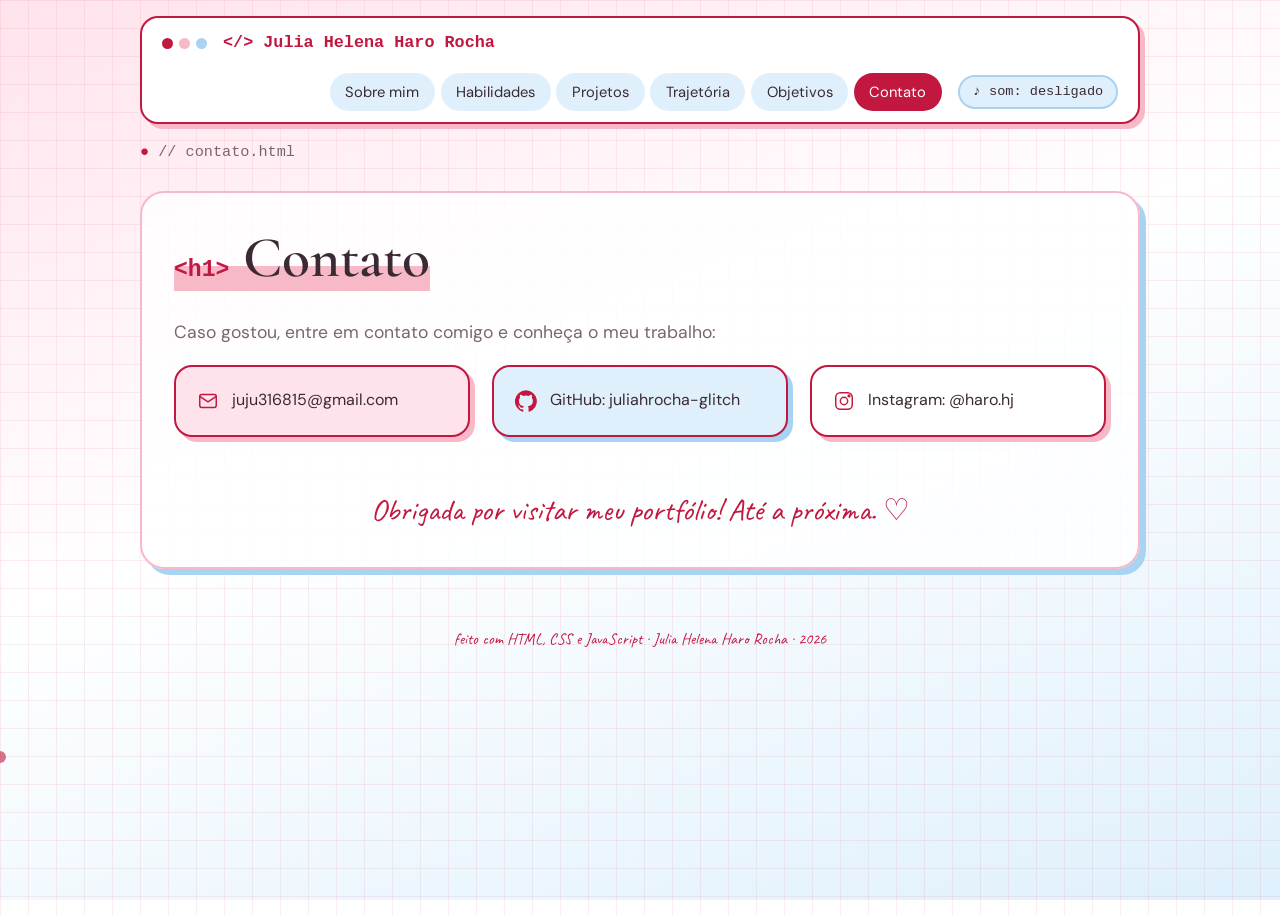
<file: contato.html>
<!DOCTYPE html>
<html lang="pt-BR">
<head>
<meta charset="UTF-8">
<meta name="viewport" content="width=device-width, initial-scale=1">
<title>Contato | Julia Helena Haro Rocha</title>
<link rel="preconnect" href="https://fonts.googleapis.com">
<link href="https://fonts.googleapis.com/css2?family=Cormorant+Garamond:wght@500;600&family=DM+Sans:wght@400;500&family=Caveat:wght@500&display=swap" rel="stylesheet">
<link rel="stylesheet" href="style.css">
</head>
<body>
<header class="site-header">
  <a class="brand" href="index.html">&lt;/&gt; Julia Helena Haro Rocha</a>
  <button class="menu-btn" aria-label="Abrir menu" aria-expanded="false">☰</button>
  <nav class="nav"><a href="index.html">Sobre mim</a><a href="habilidades.html">Habilidades</a><a href="projetos.html">Projetos</a><a href="trajetoria.html">Trajetória</a><a href="objetivos.html">Objetivos</a><a href="contato.html" class=active aria-current=page>Contato</a></nav>
  <button class="sound-btn" aria-pressed="false" title="Ativar ou desativar sons">♪ som: desligado</button>
</header>
<p class="filetab hand">// contato.html</p>
<main>
<section><h1>Contato</h1><p class="lead">Caso gostou, entre em contato comigo e conheça o meu trabalho:</p>
<!-- EDITE AQUI: troque os links (href) pelos seus. -->
<div class="grid"><a class="card contact reveal" href="mailto: seu-email@exemplo.com" target="_blank" rel="noopener"><svg viewBox="0 0 24 24" width="22" height="22" fill="none" stroke="currentColor" stroke-width="1.6"><rect x="3" y="5" width="18" height="14" rx="2"/><path d="m3 7 9 6 9-6"/></svg><span>juju316815@gmail.com</span></a><a class="card contact reveal" href="https://github.com/juliahrocha-glitch" target="_blank" rel="noopener"><svg viewBox="0 0 24 24" width="22" height="22" fill="currentColor"><path d="M12 .3a12 12 0 0 0-3.8 23.4c.6.1.8-.3.8-.6v-2c-3.3.7-4-1.6-4-1.6-.6-1.4-1.4-1.8-1.4-1.8-1-.7.1-.7.1-.7 1.2.1 1.8 1.2 1.8 1.2 1.1 1.8 2.8 1.3 3.5 1 .1-.8.4-1.3.8-1.6-2.7-.3-5.5-1.3-5.5-5.9 0-1.3.5-2.4 1.2-3.2-.1-.3-.5-1.5.1-3.2 0 0 1-.3 3.3 1.2a11.5 11.5 0 0 1 6 0c2.3-1.5 3.3-1.2 3.3-1.2.7 1.7.2 2.9.1 3.2.8.8 1.2 1.9 1.2 3.2 0 4.6-2.8 5.6-5.5 5.9.4.4.8 1.1.8 2.200v3.3c0 .3.2.7.8.6A12 12 0 0 0 12 .3"/></svg><span>GitHub: juliahrocha-glitch</span></a><a class="card contact reveal" href="https://instagram.com/" target="_blank" rel="noopener"><svg viewBox="0 0 24 24" width="22" height="22" fill="none" stroke="currentColor" stroke-width="1.6"><rect x="3" y="3" width="18" height="18" rx="5"/><circle cx="12" cy="12" r="4"/><circle cx="17.5" cy="6.5" r="1" fill="currentColor"/></svg><span>Instagram: @haro.hj</span></a></div>
<p class="thanks hand big">Obrigada por visitar meu portfólio! Até a próxima. ♡</p></section>
</main>
<footer><p class="hand">feito com HTML, CSS e JavaScript · Julia Helena Haro Rocha · 2026</p></footer>
<button class="to-top" aria-label="Voltar ao topo">↑</button>
<script src="script.js"></script>
</body>
</html>
</file>
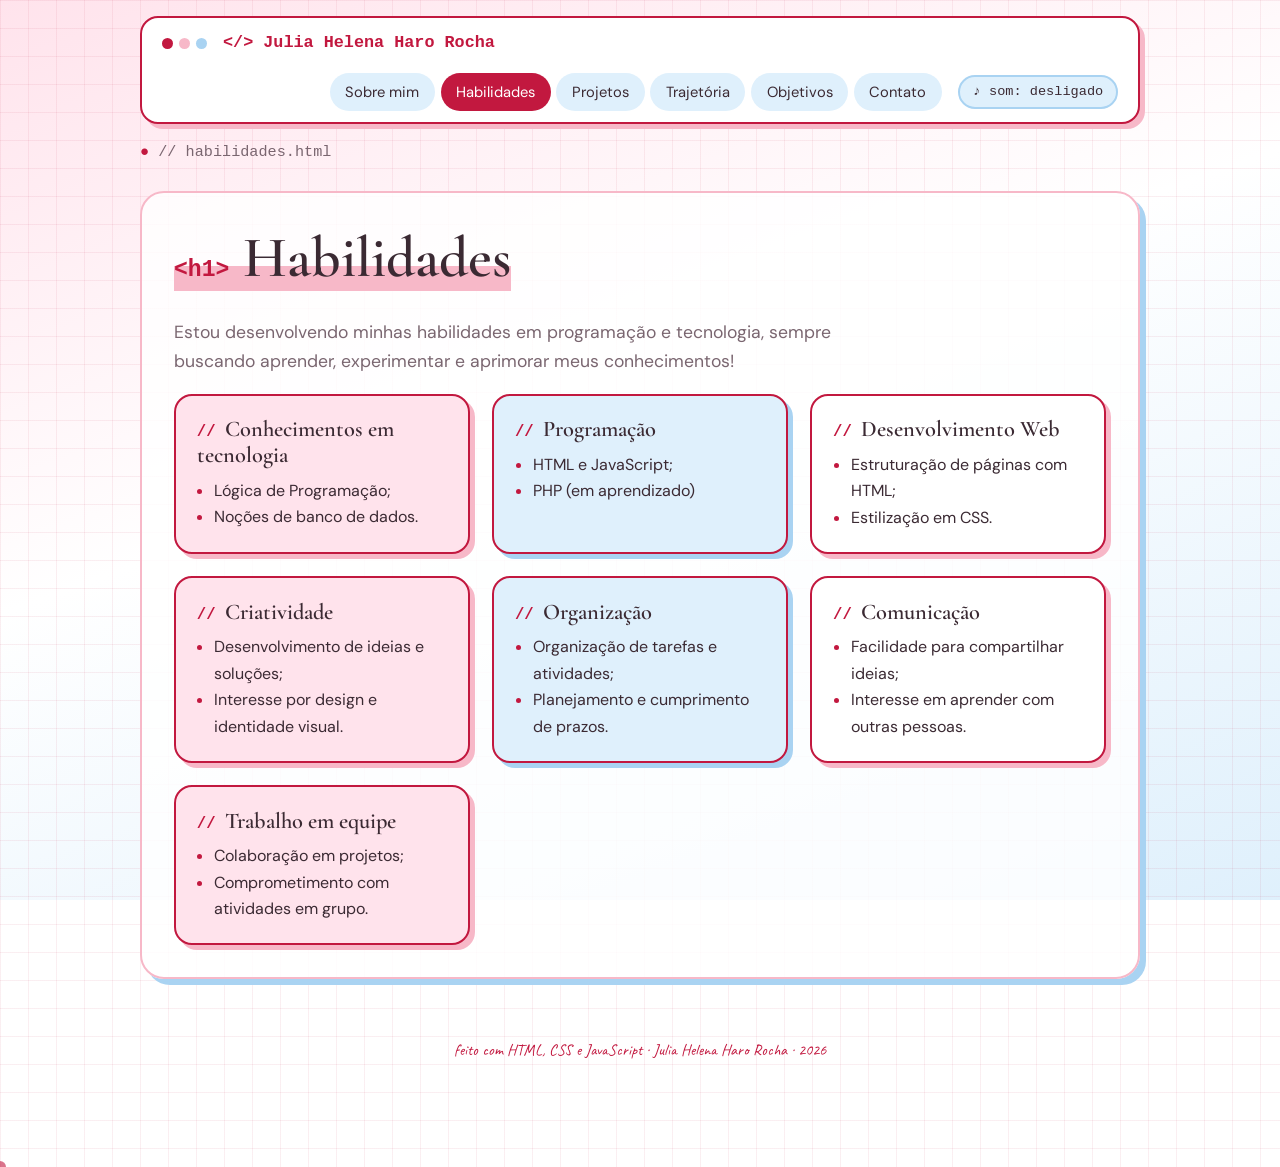
<file: habilidades.html>
<!DOCTYPE html>
<html lang="pt-BR">
<head>
<meta charset="UTF-8">
<meta name="viewport" content="width=device-width, initial-scale=1">
<title>Habilidades | Julia Helena Haro Rocha</title>
<link rel="preconnect" href="https://fonts.googleapis.com">
<link href="https://fonts.googleapis.com/css2?family=Cormorant+Garamond:wght@500;600&family=DM+Sans:wght@400;500&family=Caveat:wght@500&display=swap" rel="stylesheet">
<link rel="stylesheet" href="style.css">
</head>
<body>
<header class="site-header">
  <a class="brand" href="index.html">&lt;/&gt; Julia Helena Haro Rocha</a>
  <button class="menu-btn" aria-label="Abrir menu" aria-expanded="false">☰</button>
  <nav class="nav"><a href="index.html">Sobre mim</a><a href="habilidades.html" class=active aria-current=page>Habilidades</a><a href="projetos.html">Projetos</a><a href="trajetoria.html">Trajetória</a><a href="objetivos.html">Objetivos</a><a href="contato.html">Contato</a></nav>
  <button class="sound-btn" aria-pressed="false" title="Ativar ou desativar sons">♪ som: desligado</button>
</header>
<p class="filetab hand">// habilidades.html</p>
<main>
<section><h1>Habilidades</h1><p class='lead'>Estou desenvolvendo minhas habilidades em programação e tecnologia, sempre buscando aprender, experimentar e aprimorar meus conhecimentos!</p><!-- EDITE AQUI: troque os textos de cada categoria. Para adicionar uma habilidade, copie uma linha <li>. -->
<div class="grid"><article class="card reveal"><h3>Conhecimentos em tecnologia</h3><ul><li>Lógica de Programação;</li><li>Noções de banco de dados.</li></ul></article><article class="card reveal"><h3>Programação</h3><ul><li>HTML e JavaScript;</li><li>PHP (em aprendizado)</li></ul></article><article class="card reveal"><h3>Desenvolvimento Web</h3><ul><li>Estruturação de páginas com HTML;</li><li>Estilização em CSS.</li></ul></article><article class="card reveal"><h3>Criatividade</h3><ul><li>Desenvolvimento de ideias e soluções;</li><li>Interesse por design e identidade visual.</li></ul></article><article class="card reveal"><h3>Organização</h3><ul><li>Organização de tarefas e atividades;</li><li>Planejamento e cumprimento de prazos.</li></ul></article><article class="card reveal"><h3>Comunicação</h3><ul><li>Facilidade para compartilhar ideias;</li><li>Interesse em aprender com outras pessoas.</li></ul></article><article class="card reveal"><h3>Trabalho em equipe</h3><ul><li>Colaboração em projetos;</li><li>Comprometimento com atividades em grupo.</li></ul></article></div></section>
</main>
<footer><p class="hand">feito com HTML, CSS e JavaScript · Julia Helena Haro Rocha · 2026</p></footer>
<button class="to-top" aria-label="Voltar ao topo">↑</button>
<script src="script.js"></script>
</body>
</html>
</file>
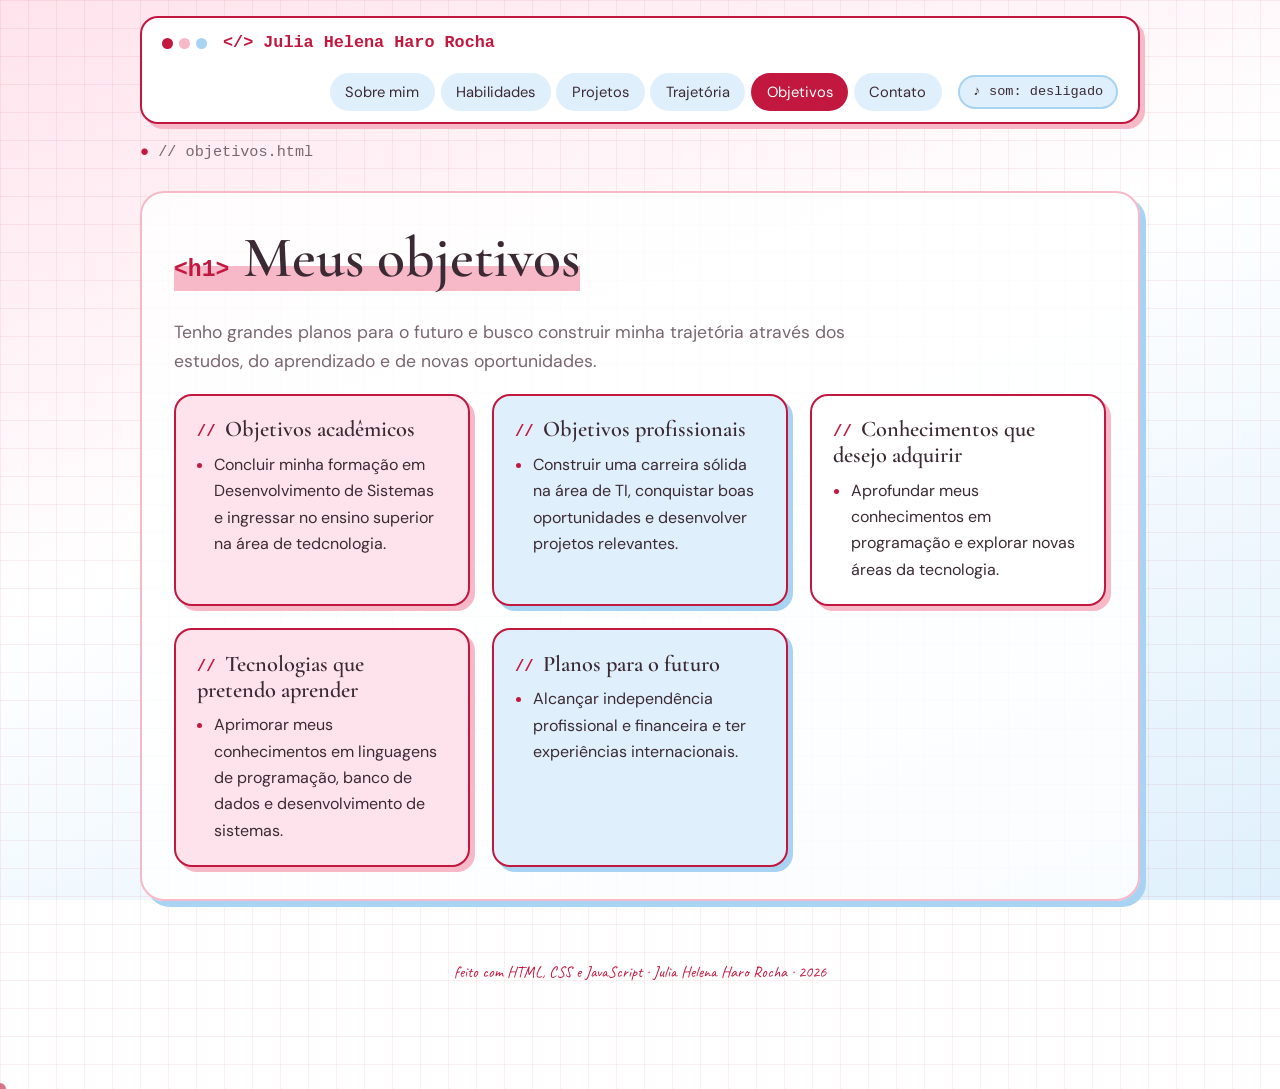
<file: objetivos.html>
<!DOCTYPE html>
<html lang="pt-BR">
<head>
<meta charset="UTF-8">
<meta name="viewport" content="width=device-width, initial-scale=1">
<title>Objetivos | Julia Helena Haro Rocha</title>
<link rel="preconnect" href="https://fonts.googleapis.com">
<link href="https://fonts.googleapis.com/css2?family=Cormorant+Garamond:wght@500;600&family=DM+Sans:wght@400;500&family=Caveat:wght@500&display=swap" rel="stylesheet">
<link rel="stylesheet" href="style.css">
</head>
<body>
<header class="site-header">
  <a class="brand" href="index.html">&lt;/&gt; Julia Helena Haro Rocha</a>
  <button class="menu-btn" aria-label="Abrir menu" aria-expanded="false">☰</button>
  <nav class="nav"><a href="index.html">Sobre mim</a><a href="habilidades.html">Habilidades</a><a href="projetos.html">Projetos</a><a href="trajetoria.html">Trajetória</a><a href="objetivos.html" class=active aria-current=page>Objetivos</a><a href="contato.html">Contato</a></nav>
  <button class="sound-btn" aria-pressed="false" title="Ativar ou desativar sons">♪ som: desligado</button>
</header>
<p class="filetab hand">// objetivos.html</p>
<main>
<section><h1>Meus objetivos</h1><p class='lead'>Tenho grandes planos para o futuro e busco construir minha trajetória através dos estudos, do aprendizado e de novas oportunidades.</p><!-- EDITE AQUI --><div class="grid"><article class="card reveal"><h3>Objetivos acadêmicos</h3><ul><li>Concluir minha formação em Desenvolvimento de Sistemas e ingressar no ensino superior na área de tedcnologia.</li></ul></article><article class="card reveal"><h3>Objetivos profissionais</h3><ul><li>Construir uma carreira sólida na área de TI, conquistar boas oportunidades e desenvolver projetos relevantes.</li></ul></article><article class="card reveal"><h3>Conhecimentos que desejo adquirir</h3><ul><li>Aprofundar meus conhecimentos em programação e explorar novas áreas da tecnologia.</li></ul></article><article class="card reveal"><h3>Tecnologias que pretendo aprender</h3><ul><li>Aprimorar meus conhecimentos em linguagens de programação, banco de dados e desenvolvimento de sistemas.</li></ul></article><article class="card reveal"><h3>Planos para o futuro</h3><ul><li>Alcançar independência profissional e financeira e ter experiências internacionais.</li></ul></article></div></section>
</main>
<footer><p class="hand">feito com HTML, CSS e JavaScript · Julia Helena Haro Rocha · 2026</p></footer>
<button class="to-top" aria-label="Voltar ao topo">↑</button>
<script src="script.js"></script>
</body>
</html>
</file>
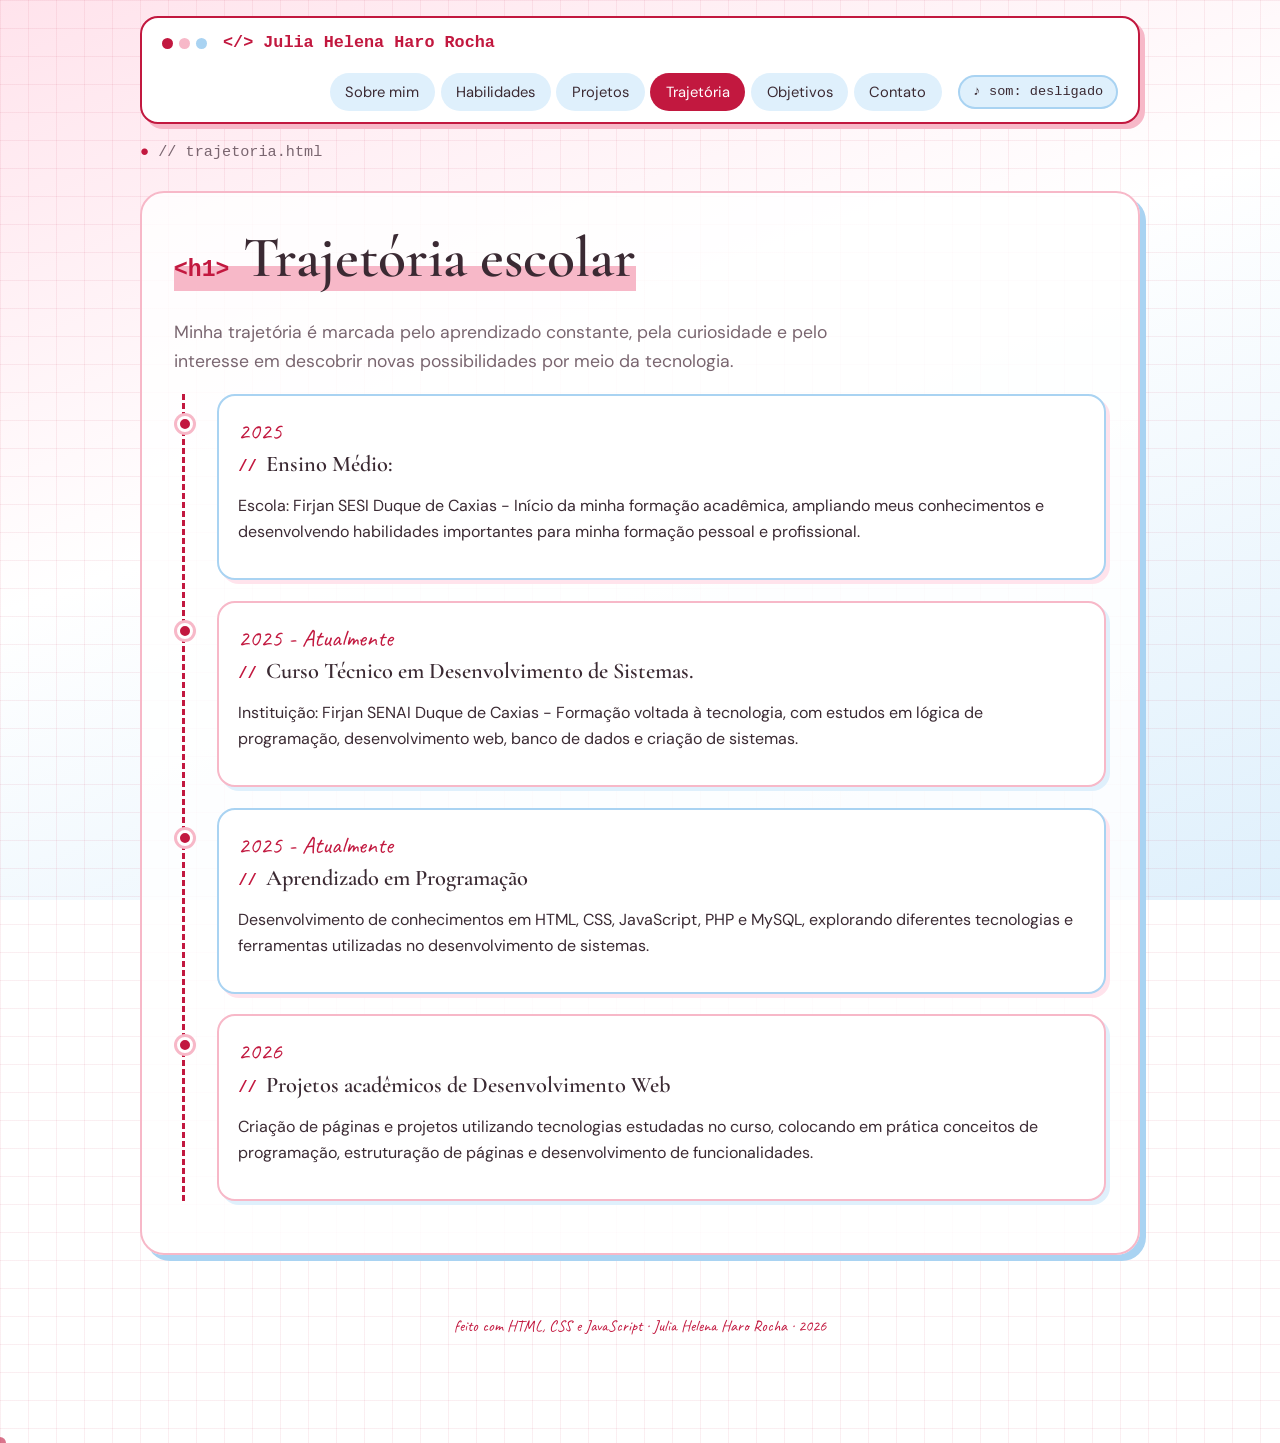
<file: trajetoria.html>
<!DOCTYPE html>
<html lang="pt-BR">
<head>
<meta charset="UTF-8">
<meta name="viewport" content="width=device-width, initial-scale=1">
<title>Trajetória | Julia Helena Haro Rocha</title>
<link rel="preconnect" href="https://fonts.googleapis.com">
<link href="https://fonts.googleapis.com/css2?family=Cormorant+Garamond:wght@500;600&family=DM+Sans:wght@400;500&family=Caveat:wght@500&display=swap" rel="stylesheet">
<link rel="stylesheet" href="style.css">
</head>
<body>
<header class="site-header">
  <a class="brand" href="index.html">&lt;/&gt; Julia Helena Haro Rocha</a>
  <button class="menu-btn" aria-label="Abrir menu" aria-expanded="false">☰</button>
  <nav class="nav"><a href="index.html">Sobre mim</a><a href="habilidades.html">Habilidades</a><a href="projetos.html">Projetos</a><a href="trajetoria.html" class=active aria-current=page>Trajetória</a><a href="objetivos.html">Objetivos</a><a href="contato.html">Contato</a></nav>
  <button class="sound-btn" aria-pressed="false" title="Ativar ou desativar sons">♪ som: desligado</button>
</header>
<p class="filetab hand">// trajetoria.html</p>
<main>
<section><h1>Trajetória escolar</h1><p class='lead'>Minha trajetória é marcada pelo aprendizado constante, pela curiosidade e pelo interesse em descobrir novas possibilidades por meio da tecnologia.</p><!-- EDITE AQUI: para adicionar etapas, copie um bloco <div class="tl-item reveal"> --><div class="timeline"><div class="tl-item reveal"><span class="tl-dot"></span><span class="hand">2025</span><h3>Ensino Médio:</h3><p>Escola: Firjan SESI Duque de Caxias - Início da minha formação acadêmica, ampliando meus conhecimentos e desenvolvendo habilidades importantes para minha formação pessoal e profissional.</p></div><div class="tl-item reveal"><span class="tl-dot"></span><span class="hand">2025 - Atualmente</span><h3>Curso Técnico em Desenvolvimento de Sistemas.</h3><p>Instituição: Firjan SENAI Duque de Caxias - Formação voltada à tecnologia, com estudos em lógica de programação, desenvolvimento web, banco de dados e criação de sistemas.</p></div><div class="tl-item reveal"><span class="tl-dot"></span><span class="hand">2025 - Atualmente</span><h3>Aprendizado em Programação</h3><p>Desenvolvimento de conhecimentos em HTML, CSS, JavaScript, PHP e MySQL, explorando diferentes tecnologias e ferramentas utilizadas no desenvolvimento de sistemas.</p></div><div class="tl-item reveal"><span class="tl-dot"></span><span class="hand">2026</span><h3>Projetos acadêmicos de Desenvolvimento Web</h3><p>Criação de páginas e projetos utilizando tecnologias estudadas no curso, colocando em prática conceitos de programação, estruturação de páginas e desenvolvimento de funcionalidades.</p></div></div></section>
</main>
<footer><p class="hand">feito com HTML, CSS e JavaScript · Julia Helena Haro Rocha · 2026</p></footer>
<button class="to-top" aria-label="Voltar ao topo">↑</button>
<script src="script.js"></script>
</body>
</html>
</file>
<file: style.css>
:root{--white:#fff;--pink:#f7b8c8;--pink-soft:#ffe3ec;--blue:#a9d3f2;--blue-soft:#dff0fc;--cherry:#c2183f;--cherry-dark:#8f0f2d;--ink:#3b2a33;--muted:#7a6670;--radius:18px;
--serif:"Cormorant Garamond",Georgia,serif;--sans:"DM Sans",system-ui,sans-serif;--hand:"Caveat","Segoe Script",cursive;--mono:ui-monospace,"SF Mono",Consolas,monospace}
*{box-sizing:border-box}
html{scroll-behavior:smooth}
/* fundo rosa e azul com grade sutil, como papel quadriculado de código */
body{margin:0;font-family:var(--sans);color:var(--ink);line-height:1.65;min-height:100vh;
background:linear-gradient(rgba(194,24,63,.07) 1px,transparent 1px) 0 0/28px 28px,linear-gradient(90deg,rgba(194,24,63,.07) 1px,transparent 1px) 0 0/28px 28px,linear-gradient(160deg,var(--pink-soft) 0%,var(--white) 45%,var(--blue-soft) 100%) fixed;
opacity:0;animation:fadein .6s .05s forwards}
body.leaving{animation:none;opacity:0;transition:opacity .25s}
@keyframes fadein{to{opacity:1}}
h1,h2,h3{font-family:var(--serif);font-weight:600;line-height:1.15;margin:0 0 .6rem}
h1{font-size:clamp(2.3rem,6vw,3.6rem);background:linear-gradient(transparent 62%,var(--pink) 62%);display:inline-block}
h2{font-size:1.9rem;background:linear-gradient(transparent 62%,var(--blue) 62%);display:inline-block}
h3{font-size:1.4rem}
h1::before{content:"<h1> ";font-family:var(--mono);font-size:.4em;color:var(--cherry)}
h2::before{content:"{ ";font-family:var(--mono);color:var(--cherry)}
h2::after{content:" }";font-family:var(--mono);color:var(--cherry)}
h3::before{content:"// ";font-family:var(--mono);font-size:.7em;color:var(--cherry)}
a{color:var(--cherry)}
.hand{font-family:var(--hand);color:var(--cherry)} .big{font-size:1.9rem;margin:0}
main,.site-header,footer{max-width:1040px;margin:0 auto;padding:0 1.25rem}
section{margin:1.6rem 0;padding:2rem;background:rgba(255,255,255,.82);border:2px solid var(--pink);border-radius:24px;box-shadow:6px 6px 0 var(--blue)}
section:nth-of-type(even){border-color:var(--blue);box-shadow:6px 6px 0 var(--pink)}
.lead{font-size:1.1rem;max-width:60ch;color:var(--muted)}
.site-header{display:flex;align-items:center;gap:1rem;flex-wrap:wrap;margin-top:1rem;padding:.7rem 1.25rem;background:var(--white);border:2px solid var(--cherry);border-radius:18px;box-shadow:5px 5px 0 var(--pink);max-width:calc(1040px - 2.5rem)}
.site-header::before{content:"";width:11px;height:11px;border-radius:50%;background:var(--cherry);box-shadow:17px 0 0 var(--pink),34px 0 0 var(--blue);margin-right:34px}
.brand{font-family:var(--mono);font-weight:600;font-size:1.05rem;text-decoration:none}
.nav{display:flex;gap:.35rem;flex-wrap:wrap;margin-left:auto}
.nav a{padding:.3rem .85rem;border-radius:999px;text-decoration:none;color:var(--ink);background:var(--blue-soft);border:2px solid transparent;font-size:.92rem;transition:.2s}
.nav a:hover{background:var(--pink-soft);border-color:var(--pink);transform:translateY(-2px)}
.nav a.active{background:var(--cherry);color:#fff}
.menu-btn,.sound-btn,.to-top{font:inherit;cursor:pointer;border:2px solid var(--blue);background:var(--blue-soft);color:var(--ink);border-radius:999px}
.menu-btn{display:none;padding:.3rem .8rem;margin-left:auto}
.sound-btn{padding:.25rem .8rem;font-size:.85rem;font-family:var(--mono)}
.sound-btn[aria-pressed=true]{background:var(--pink-soft);border-color:var(--pink);color:var(--cherry)}
.filetab{display:block;width:min(1040px,100%);margin:1rem auto 0;padding:0 1.25rem;font-family:var(--mono);font-size:.95rem;color:var(--muted)!important}
.filetab::before{content:"● ";color:var(--cherry)}
.card{background:var(--white);border:2px solid var(--cherry);border-radius:var(--radius);padding:1.3rem;box-shadow:5px 5px 0 var(--pink);transition:transform .25s,box-shadow .25s}
.grid>.card:nth-child(3n+1){background:var(--pink-soft)}
.grid>.card:nth-child(3n+2){background:var(--blue-soft);box-shadow:5px 5px 0 var(--blue)}
.card:hover{transform:translate(-3px,-3px);box-shadow:8px 8px 0 var(--cherry)}
.grid{display:grid;grid-template-columns:repeat(auto-fit,minmax(250px,1fr));gap:1.4rem}
.card ul{margin:.4rem 0 0;padding-left:1.1rem} .card li::marker{color:var(--cherry)}
.btn{display:inline-block;padding:.55rem 1.4rem;border-radius:999px;background:var(--cherry);color:#fff;text-decoration:none;border:2px solid var(--cherry-dark);box-shadow:3px 3px 0 var(--pink);transition:.2s}
.btn:hover{background:var(--cherry-dark);transform:translate(-2px,-2px);box-shadow:5px 5px 0 var(--blue)}
.hero{display:grid;grid-template-columns:minmax(220px,320px) 1fr;gap:2.5rem;align-items:center}
.photo{position:relative}
.frame{aspect-ratio:3/4;border:8px solid var(--white);outline:3px solid var(--cherry);border-radius:var(--radius);background:linear-gradient(160deg,var(--pink),var(--blue));box-shadow:10px 10px 0 var(--blue);display:grid;place-items:center;text-align:center;color:var(--ink);transform:rotate(-3deg);overflow:hidden;position:relative}
.frame img{position:absolute;inset:0;width:100%;height:100%;object-fit:cover}
.tape{position:absolute;top:-14px;left:50%;width:100px;height:28px;background:repeating-linear-gradient(45deg,var(--pink),var(--pink) 8px,var(--white) 8px,var(--white) 16px);opacity:.95;transform:translateX(-50%) rotate(4deg);z-index:2;border:1px solid var(--pink)}
.quote{margin:1.2rem 0 0;padding:.6rem 1.1rem;border-left:4px solid var(--cherry);background:var(--pink-soft);border-radius:0 14px 14px 0;font-size:1.6rem}
.thumb{position:relative;aspect-ratio:16/10;border-radius:12px;background:var(--white);border:2px dashed var(--blue);display:grid;place-items:center;text-align:center;color:var(--muted);margin-bottom:.8rem;overflow:hidden}
.thumb img{position:absolute;inset:0;width:100%;height:100%;object-fit:cover}
.tags{display:flex;gap:.4rem;flex-wrap:wrap} .tag{font-family:var(--mono);font-size:.78rem;padding:.1rem .65rem;border-radius:999px;background:var(--white);border:2px solid var(--blue);color:var(--cherry)}
.github{display:flex;gap:1.2rem;align-items:center;flex-wrap:wrap;background:var(--blue-soft)!important;border-color:var(--ink);box-shadow:5px 5px 0 var(--cherry)}
.github svg{width:46px;height:46px;color:var(--ink)} .github div{flex:1;min-width:200px} .github p{margin:.1rem 0}
.timeline{position:relative;padding-left:2rem;border-left:3px dashed var(--cherry);margin-left:.5rem}
.tl-item{position:relative;padding:1rem 1.2rem;margin-bottom:1.3rem;background:var(--white);border:2px solid var(--blue);border-radius:var(--radius);box-shadow:4px 4px 0 var(--pink-soft)}
.tl-item:nth-child(even){border-color:var(--pink);box-shadow:4px 4px 0 var(--blue-soft)}
.tl-dot{position:absolute;left:calc(-2rem - 10px);top:1.3rem;width:16px;height:16px;border-radius:50%;background:var(--cherry);border:3px solid var(--white);box-shadow:0 0 0 3px var(--pink)}
.tl-item .hand{font-size:1.5rem}
.contact{display:flex;gap:.8rem;align-items:center;text-decoration:none;color:var(--ink)} .contact svg{color:var(--cherry);transition:transform .3s} .contact:hover svg{transform:rotate(-12deg) scale(1.2)}
.thanks{text-align:center;margin-top:3rem}
footer{text-align:center;padding-top:1rem;padding-bottom:5.5rem;color:var(--muted)}
.to-top{position:fixed;right:1.2rem;bottom:1.2rem;width:46px;height:46px;opacity:0;pointer-events:none;transition:.3s;color:var(--cherry);font-size:1.2rem;background:var(--pink-soft);border-color:var(--cherry);box-shadow:3px 3px 0 var(--blue)}
.to-top.show{opacity:1;pointer-events:auto}
.reveal{opacity:0;transform:translateY(14px);transition:opacity .6s,transform .25s,box-shadow .25s}
.reveal.in{opacity:1;transform:none}
.reveal.in:hover{transform:translate(-3px,-3px)}
.cursor-dot{position:fixed;width:12px;height:12px;border-radius:50%;background:var(--cherry);opacity:.6;pointer-events:none;z-index:99;transform:translate(-50%,-50%);transition:width .2s,height .2s}
.cursor-dot.big{width:30px;height:30px;background:var(--pink)}
a:focus-visible,button:focus-visible{outline:3px solid var(--cherry);outline-offset:3px}
@media(max-width:760px){section{padding:1.2rem}.hero{grid-template-columns:1fr}.photo{max-width:260px;margin:0 auto}
.menu-btn{display:block}.nav{display:none;width:100%;flex-direction:column;margin:0}.nav.open{display:flex}
.site-header::before{display:none}}
@media(prefers-reduced-motion:reduce){*{animation:none!important;transition:none!important}body{opacity:1}.reveal{opacity:1;transform:none}}
</file>
